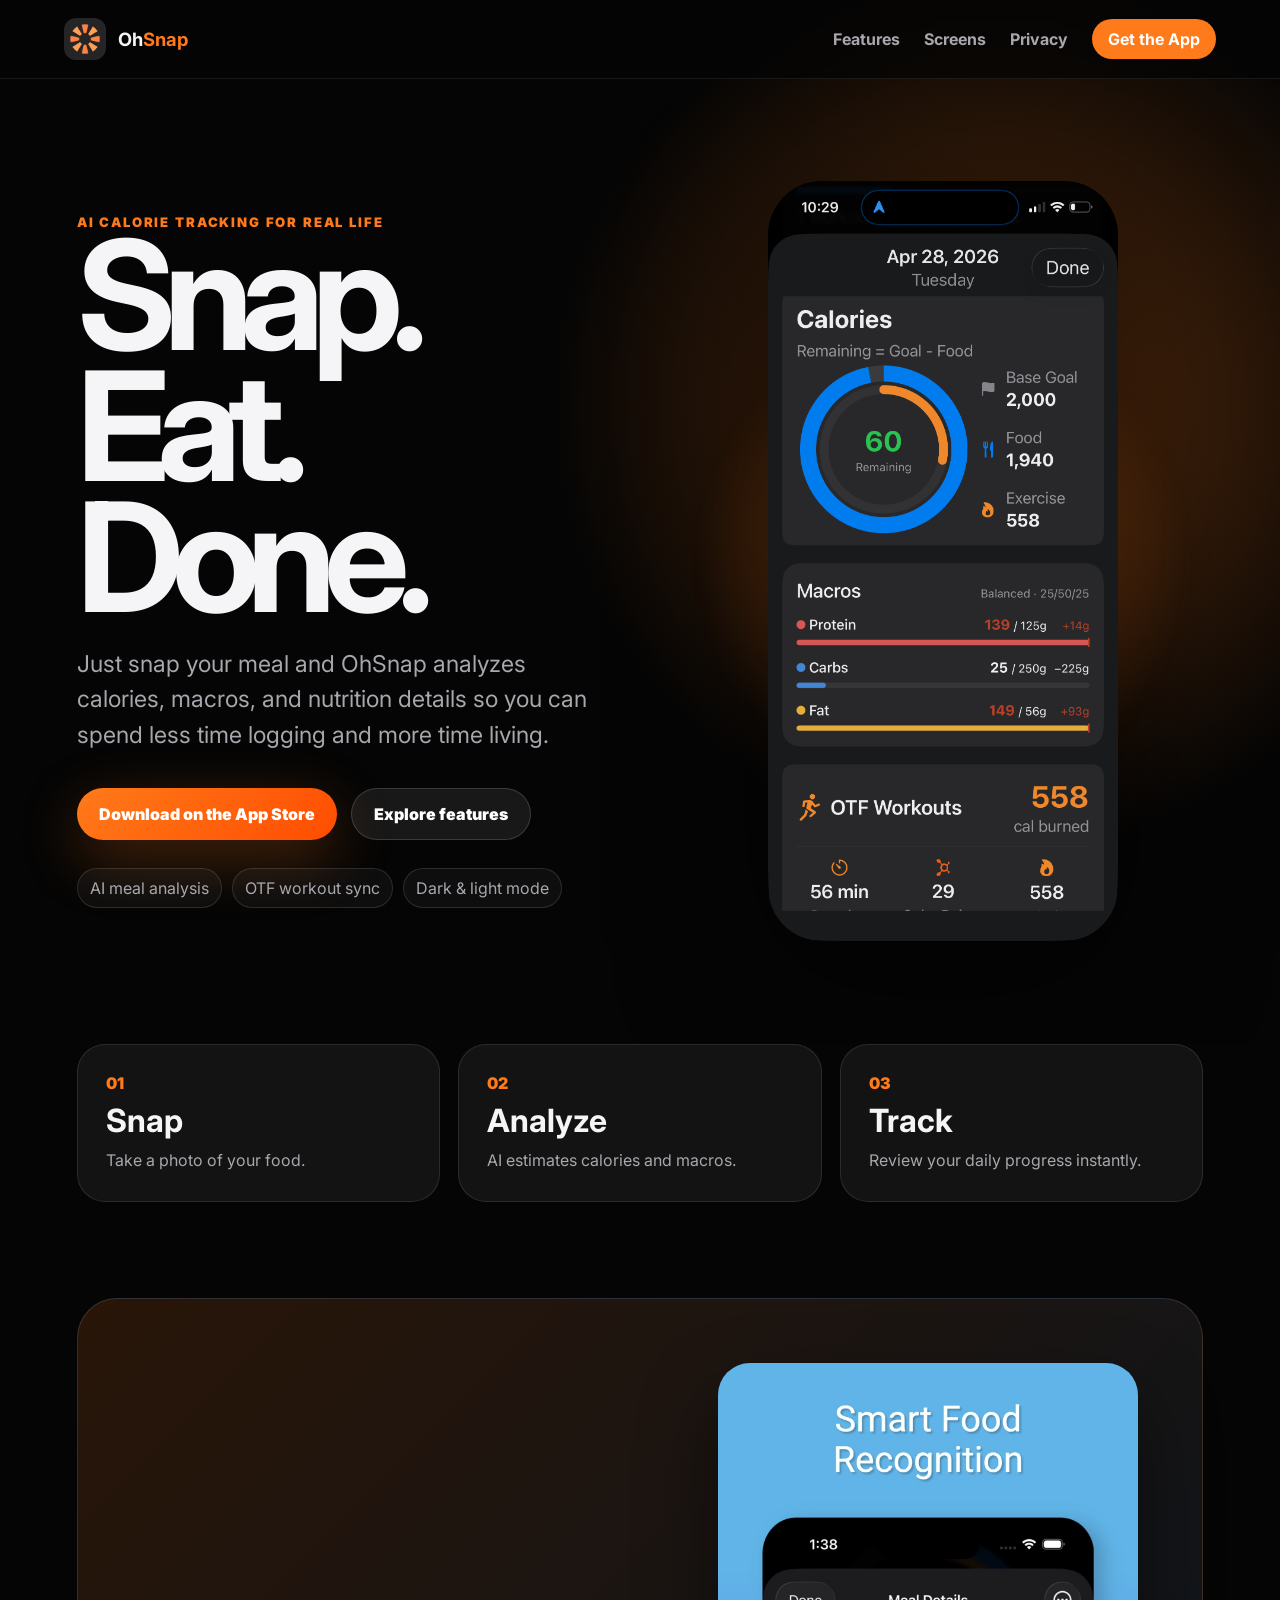
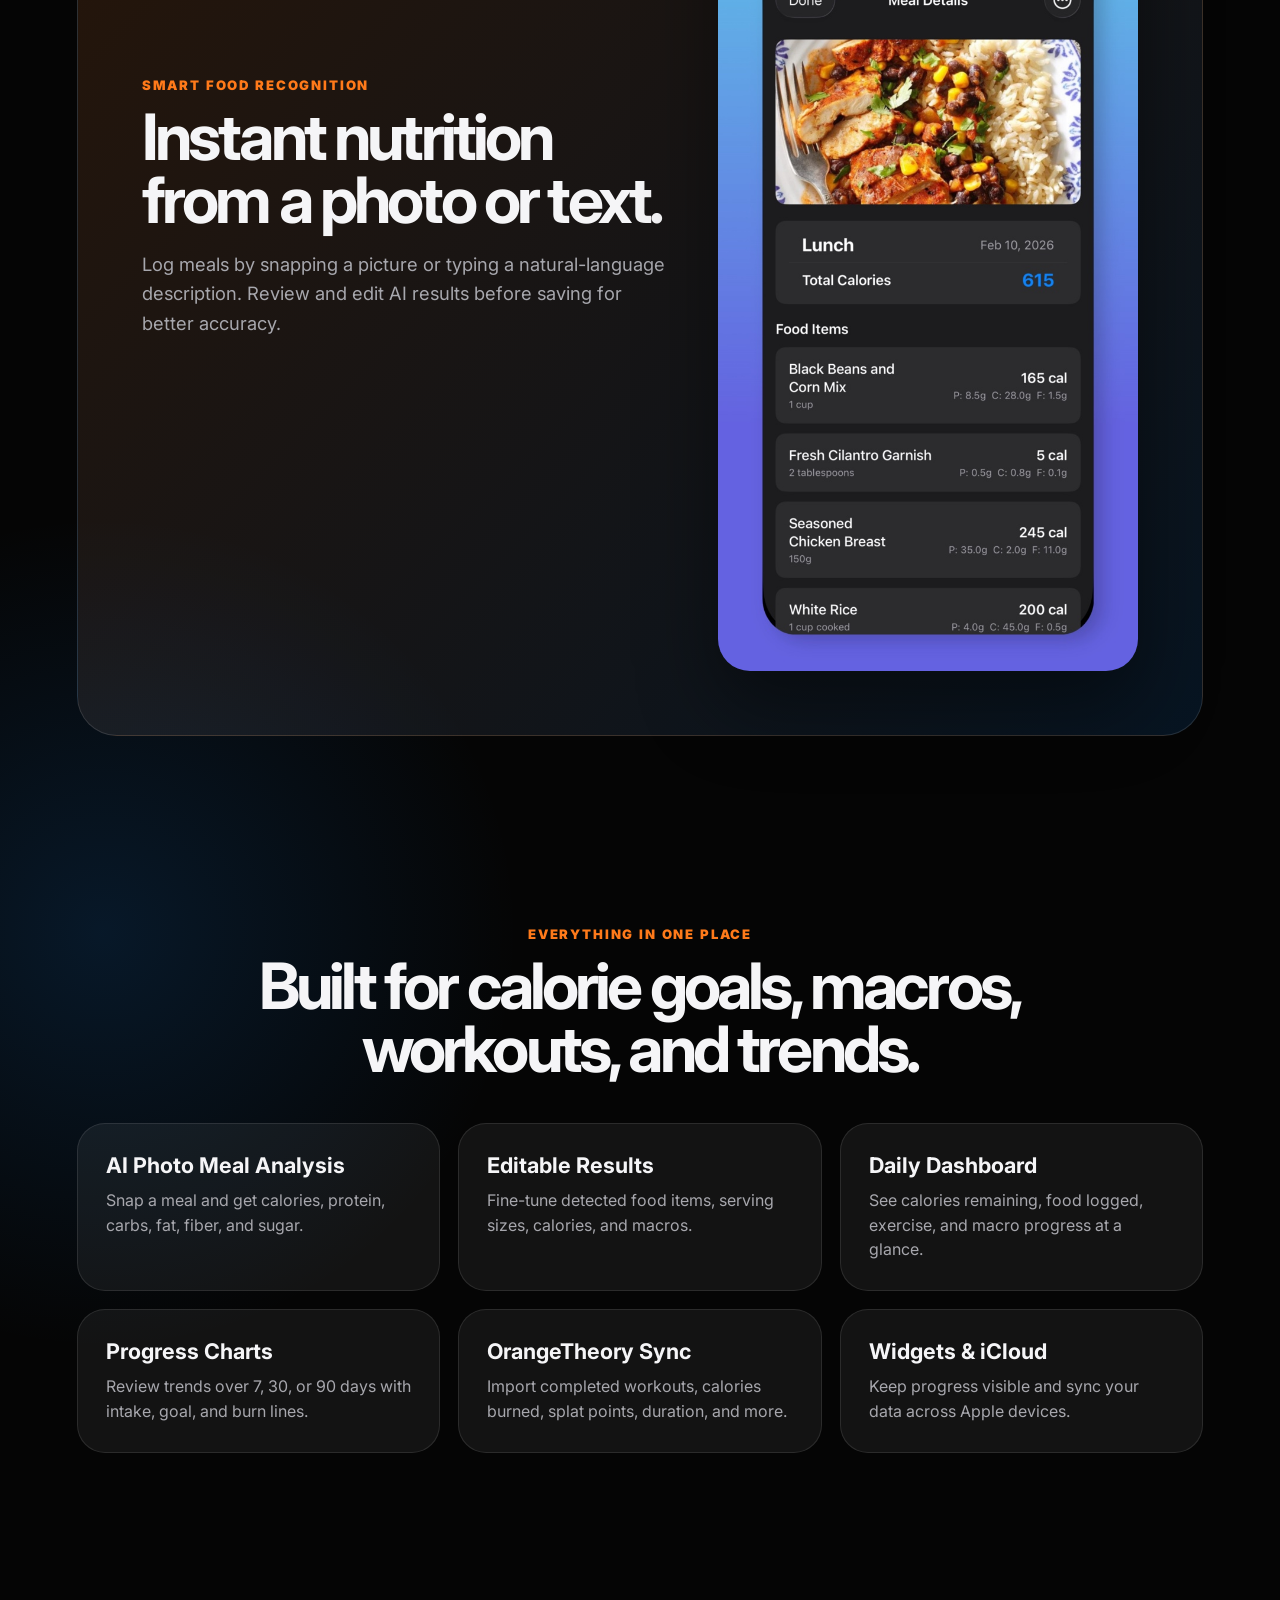
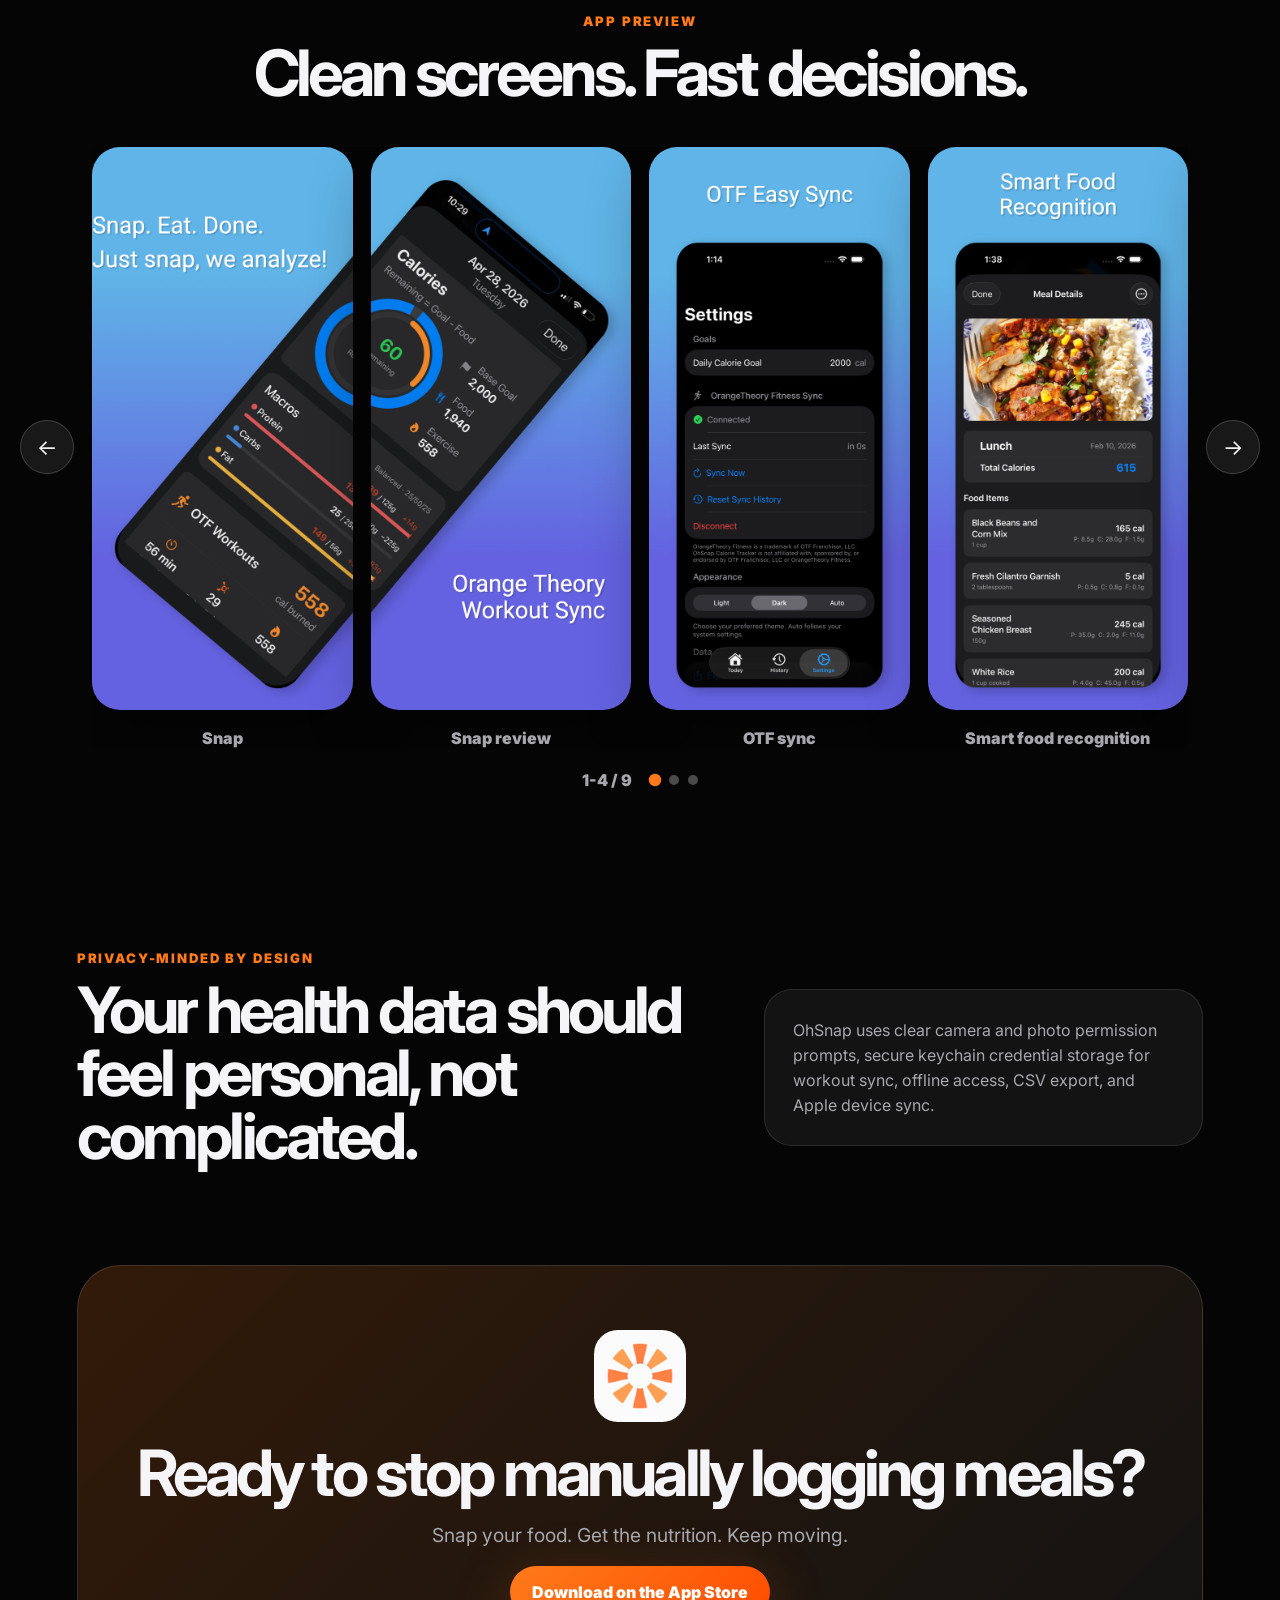
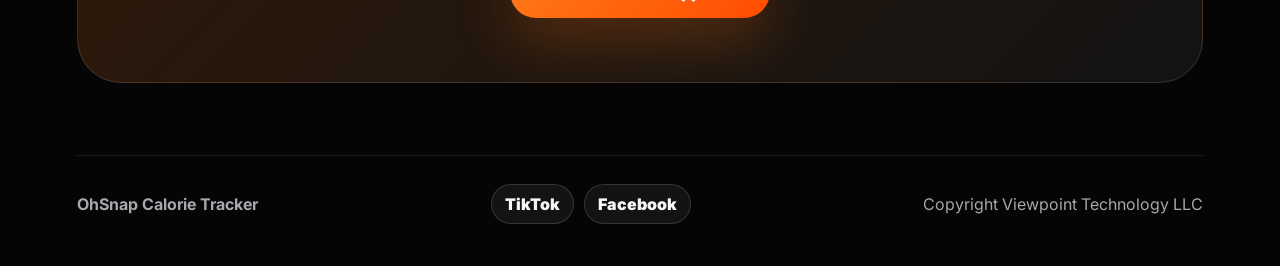
<file: index.html>
<!doctype html>
<html lang="en">
<head>
  <meta charset="utf-8" />
  <meta name="viewport" content="width=device-width, initial-scale=1" />
  <title>OhSnap Calorie Tracker</title>
  <meta name="description" content="OhSnap Calorie Tracker helps you snap a meal photo, get instant nutrition analysis, sync workouts, and track calories with ease." />
  <link rel="canonical" href="https://www.ohsnapcalorietracker.com/" />
  <meta property="og:type" content="website" />
  <meta property="og:site_name" content="OhSnap Calorie Tracker" />
  <meta property="og:title" content="OhSnap Calorie Tracker – Snap Meals, Track Calories" />
  <meta property="og:description" content="Snap a meal photo and get instant calories, macros, and nutrition details." />
  <meta property="og:url" content="https://www.ohsnapcalorietracker.com/" />
  <meta property="og:image" content="https://www.ohsnapcalorietracker.com/assets/social-preview.png" />
  <meta property="og:image:secure_url" content="https://www.ohsnapcalorietracker.com/assets/social-preview2.jpg" />
  <meta property="og:image:width" content="1200" />
  <meta property="og:image:height" content="630" />
  <meta property="og:image:alt" content="OhSnap Calorie Tracker app preview" />
  <meta property="og:image:type" content="image/png" />
  <meta name="theme-color" content="#0f172a" />
  <meta name="twitter:card" content="summary_large_image" />
  <meta name="twitter:title" content="OhSnap Calorie Tracker" />
  <meta name="twitter:description" content="Snap a meal photo and get instant calories, macros, and nutrition details." />
  <meta name="twitter:image" content="https://www.ohsnapcalorietracker.com/assets/social-preview.png" />
  <meta name="twitter:image:alt" content="OhSnap Calorie Tracker app preview" />
  <script type="application/ld+json">
  {
    "@context": "https://schema.org",
    "@type": "MobileApplication",
    "name": "OhSnap Calorie Tracker",
    "description": "OhSnap Calorie Tracker helps you snap a meal photo, get instant nutrition analysis, sync workouts, and track calories with ease.",
    "url": "https://www.ohsnapcalorietracker.com/",
    "image": "https://www.ohsnapcalorietracker.com/assets/social-preview.png",
    "applicationCategory": "HealthApplication",
    "operatingSystem": "iOS",
    "installUrl": "https://apps.apple.com/us/app/ohsnap-calorie-tracker/id6758887869",
    "offers": {
      "@type": "Offer",
      "price": "0",
      "priceCurrency": "USD"
    },
    "author": {
      "@type": "Organization",
      "name": "Viewpoint Technology LLC"
    }
  }
  </script>
  <link rel="icon" href="/assets/app-icon-dark.png" />
  <link rel="apple-touch-icon" href="/assets/app-icon-light.png" />
  <link rel="preconnect" href="https://fonts.googleapis.com">
  <link rel="preconnect" href="https://fonts.gstatic.com" crossorigin>
  <link href="https://fonts.googleapis.com/css2?family=Inter:wght@400;600;700;800;900&display=swap" rel="stylesheet">
  <link rel="stylesheet" href="styles.css" />
</head>
<body>
  <header class="site-header">
    <a class="brand" href="#top" aria-label="OhSnap home">
      <img src="assets/app-icon-dark.png" alt="OhSnap icon" />
      <span><strong>Oh<span>Snap</span></strong></span>
    </a>
    <nav>
      <a href="#features">Features</a>
      <a href="#screens">Screens</a>
      <a href="#privacy">Privacy</a>
      <a class="nav-cta" href="https://apps.apple.com/us/app/ohsnap-calorie-tracker/id6758887869" target="_blank" rel="noopener">Get the App</a>
    </nav>
  </header>

  <main id="top">
    <section class="hero">
      <div class="hero-copy">
        <div class="eyebrow">AI calorie tracking for real life</div>
        <h1>Snap. Eat. Done.</h1>
        <p class="hero-subtitle">Just snap your meal and OhSnap analyzes calories, macros, and nutrition details so you can spend less time logging and more time living.</p>
        <div class="hero-actions" id="download">
          <a class="primary-btn" href="https://apps.apple.com/us/app/ohsnap-calorie-tracker/id6758887869" target="_blank" rel="noopener">Download on the App Store</a>
          <a class="secondary-btn" href="#features">Explore features</a>
        </div>
        <div class="trust-row">
          <span>AI meal analysis</span>
          <span>OTF workout sync</span>
          <span>Dark & light mode</span>
        </div>
      </div>
      <div class="hero-art" aria-label="OhSnap app screenshot">
        <div class="glow"></div>
        <img class="hero-phone" src="assets/dashboard.png" alt="OhSnap dashboard showing calories, macros, and OTF workouts" />
      </div>
    </section>

    <section class="quick-points" aria-label="How OhSnap works">
      <article><span>01</span><h3>Snap</h3><p>Take a photo of your food.</p></article>
      <article><span>02</span><h3>Analyze</h3><p>AI estimates calories and macros.</p></article>
      <article><span>03</span><h3>Track</h3><p>Review your daily progress instantly.</p></article>
    </section>

    <section class="feature-highlight">
      <div>
        <p class="eyebrow">Smart food recognition</p>
        <h2>Instant nutrition from a photo or text.</h2>
        <p>Log meals by snapping a picture or typing a natural-language description. Review and edit AI results before saving for better accuracy.</p>
      </div>
      <img src="assets/food-recognition.png" alt="Meal details screen showing recognized food items and calories" />
    </section>

    <section class="features" id="features">
      <div class="section-heading">
        <p class="eyebrow">Everything in one place</p>
        <h2>Built for calorie goals, macros, workouts, and trends.</h2>
      </div>
      <div class="feature-grid">
        <article><h3>AI Photo Meal Analysis</h3><p>Snap a meal and get calories, protein, carbs, fat, fiber, and sugar.</p></article>
        <article><h3>Editable Results</h3><p>Fine-tune detected food items, serving sizes, calories, and macros.</p></article>
        <article><h3>Daily Dashboard</h3><p>See calories remaining, food logged, exercise, and macro progress at a glance.</p></article>
        <article><h3>Progress Charts</h3><p>Review trends over 7, 30, or 90 days with intake, goal, and burn lines.</p></article>
        <article><h3>OrangeTheory Sync</h3><p>Import completed workouts, calories burned, splat points, duration, and more.</p></article>
        <article><h3>Widgets & iCloud</h3><p>Keep progress visible and sync your data across Apple devices.</p></article>
      </div>
    </section>

    <section class="screens" id="screens">
      <div class="section-heading">
        <p class="eyebrow">App preview</p>
        <h2>Clean screens. Fast decisions.</h2>
      </div>
      <div class="screen-carousel" data-screen-carousel aria-label="OhSnap app screen previews">
        <button class="carousel-btn" type="button" data-carousel-prev aria-label="Previous screen">
          <span aria-hidden="true">&larr;</span>
        </button>
        <div class="screen-viewport">
          <div class="screen-track">
            <figure class="screen-slide">
              <img src="assets/screens/1-Snap1png.png" alt="Snap meal capture screen" />
              <figcaption>Snap</figcaption>
            </figure>
            <figure class="screen-slide">
              <img src="assets/screens/2-Snap%202.png" alt="Snap meal review screen" />
              <figcaption>Snap review</figcaption>
            </figure>
            <figure class="screen-slide">
              <img src="assets/screens/3-OTFSync.png" alt="OrangeTheory sync screen" />
              <figcaption>OTF sync</figcaption>
            </figure>
            <figure class="screen-slide">
              <img src="assets/screens/4-SmartFoodRecognition.png" alt="Smart food recognition screen" />
              <figcaption>Smart food recognition</figcaption>
            </figure>
            <figure class="screen-slide">
              <img src="assets/screens/5-CalorieGoals.png" alt="Calorie goals screen" />
              <figcaption>Calorie goals</figcaption>
            </figure>
            <figure class="screen-slide">
              <img src="assets/screens/6-InstantNutrition.png" alt="Instant nutrition screen" />
              <figcaption>Instant nutrition</figcaption>
            </figure>
            <figure class="screen-slide">
              <img src="assets/screens/7-MacroGoals.png" alt="Macro goals screen" />
              <figcaption>Macro goals</figcaption>
            </figure>
            <figure class="screen-slide">
              <img src="assets/screens/8-Trends.png" alt="Calorie trends screen" />
              <figcaption>Trends</figcaption>
            </figure>
            <figure class="screen-slide">
              <img src="assets/screens/9-Widgets.png" alt="OhSnap widgets screen" />
              <figcaption>Widgets</figcaption>
            </figure>
          </div>
        </div>
        <button class="carousel-btn" type="button" data-carousel-next aria-label="Next screen">
          <span aria-hidden="true">&rarr;</span>
        </button>
      </div>
      <div class="screen-carousel-status">
        <span data-carousel-counter aria-live="polite">1 / 9</span>
        <div class="screen-dots" data-carousel-dots aria-label="Choose screen preview group"></div>
      </div>
    </section>

    <section class="privacy" id="privacy">
      <div>
        <p class="eyebrow">Privacy-minded by design</p>
        <h2>Your health data should feel personal, not complicated.</h2>
      </div>
      <div class="privacy-card">
        <p>OhSnap uses clear camera and photo permission prompts, secure keychain credential storage for workout sync, offline access, CSV export, and Apple device sync.</p>
      </div>
    </section>

    <section class="cta">
      <img src="assets/app-icon-light.png" alt="OhSnap app icon" />
      <h2>Ready to stop manually logging meals?</h2>
      <p>Snap your food. Get the nutrition. Keep moving.</p>
      <a class="primary-btn" href="https://apps.apple.com/us/app/ohsnap-calorie-tracker/id6758887869" target="_blank" rel="noopener">Download on the App Store</a>
    </section>
  </main>

  <footer>
    <strong>OhSnap Calorie Tracker</strong>
    <div class="social-links" aria-label="OhSnap social links">
      <a href="https://www.tiktok.com/@ohsnap.calorie.tr" target="_blank" rel="noopener">TikTok</a>
      <a href="https://www.facebook.com/OhSnapCalorieTracker" target="_blank" rel="noopener">Facebook</a>
    </div>
    <span>Copyright Viewpoint Technology LLC</span>
  </footer>
  <script>
    (() => {
      const carousel = document.querySelector("[data-screen-carousel]");
      if (!carousel) return;

      const track = carousel.querySelector(".screen-track");
      const slides = Array.from(carousel.querySelectorAll(".screen-slide"));
      const prevButton = carousel.querySelector("[data-carousel-prev]");
      const nextButton = carousel.querySelector("[data-carousel-next]");
      const counter = document.querySelector("[data-carousel-counter]");
      const dotsContainer = document.querySelector("[data-carousel-dots]");
      let currentIndex = 0;

      const getSlidesPerView = () => {
        const value = getComputedStyle(carousel).getPropertyValue("--slides-per-view");
        return Math.max(1, Math.min(slides.length, Number.parseInt(value, 10) || 1));
      };

      const getMaxIndex = () => Math.max(0, slides.length - getSlidesPerView());

      const getPageStarts = () => {
        const slidesPerView = getSlidesPerView();
        const maxIndex = getMaxIndex();
        const starts = [];
        for (let index = 0; index < slides.length; index += slidesPerView) {
          starts.push(Math.min(index, maxIndex));
        }
        return [...new Set(starts)];
      };

      const renderDots = () => {
        dotsContainer.innerHTML = "";
        getPageStarts().forEach((start, pageIndex) => {
          const dot = document.createElement("button");
          dot.type = "button";
          dot.setAttribute("aria-label", `Show screen group ${pageIndex + 1}`);
          dot.addEventListener("click", () => showSlide(start));
          dotsContainer.append(dot);
        });
      };

      const showSlide = (nextIndex) => {
        const slidesPerView = getSlidesPerView();
        const maxIndex = getMaxIndex();
        currentIndex = Math.max(0, Math.min(nextIndex, maxIndex));
        const slideWidth = slides[0].getBoundingClientRect().width;
        const gap = Number.parseFloat(getComputedStyle(track).columnGap) || 0;
        track.style.transform = `translateX(-${currentIndex * (slideWidth + gap)}px)`;
        slides.forEach((slide, index) => {
          const isVisible = index >= currentIndex && index < currentIndex + slidesPerView;
          slide.setAttribute("aria-hidden", String(!isVisible));
        });
        Array.from(dotsContainer.children).forEach((dot, index) => {
          if (getPageStarts()[index] === currentIndex) {
            dot.setAttribute("aria-current", "true");
          } else {
            dot.removeAttribute("aria-current");
          }
        });
        const rangeEnd = Math.min(currentIndex + slidesPerView, slides.length);
        counter.textContent = slidesPerView === 1
          ? `${currentIndex + 1} / ${slides.length}`
          : `${currentIndex + 1}-${rangeEnd} / ${slides.length}`;
      };

      const showNextPage = () => {
        const pageStarts = getPageStarts();
        const currentPage = pageStarts.findIndex((start) => start >= currentIndex);
        showSlide(pageStarts[currentPage + 1] ?? 0);
      };

      const showPreviousPage = () => {
        const pageStarts = getPageStarts();
        const currentPage = pageStarts.findIndex((start) => start >= currentIndex);
        showSlide(pageStarts[currentPage - 1] ?? pageStarts[pageStarts.length - 1]);
      };

      prevButton.addEventListener("click", showPreviousPage);
      nextButton.addEventListener("click", showNextPage);
      window.addEventListener("resize", () => {
        renderDots();
        showSlide(currentIndex);
      });
      carousel.addEventListener("keydown", (event) => {
        if (event.key === "ArrowLeft") showPreviousPage();
        if (event.key === "ArrowRight") showNextPage();
      });

      renderDots();
      showSlide(0);
    })();
  </script>
</body>
</html>
</file>
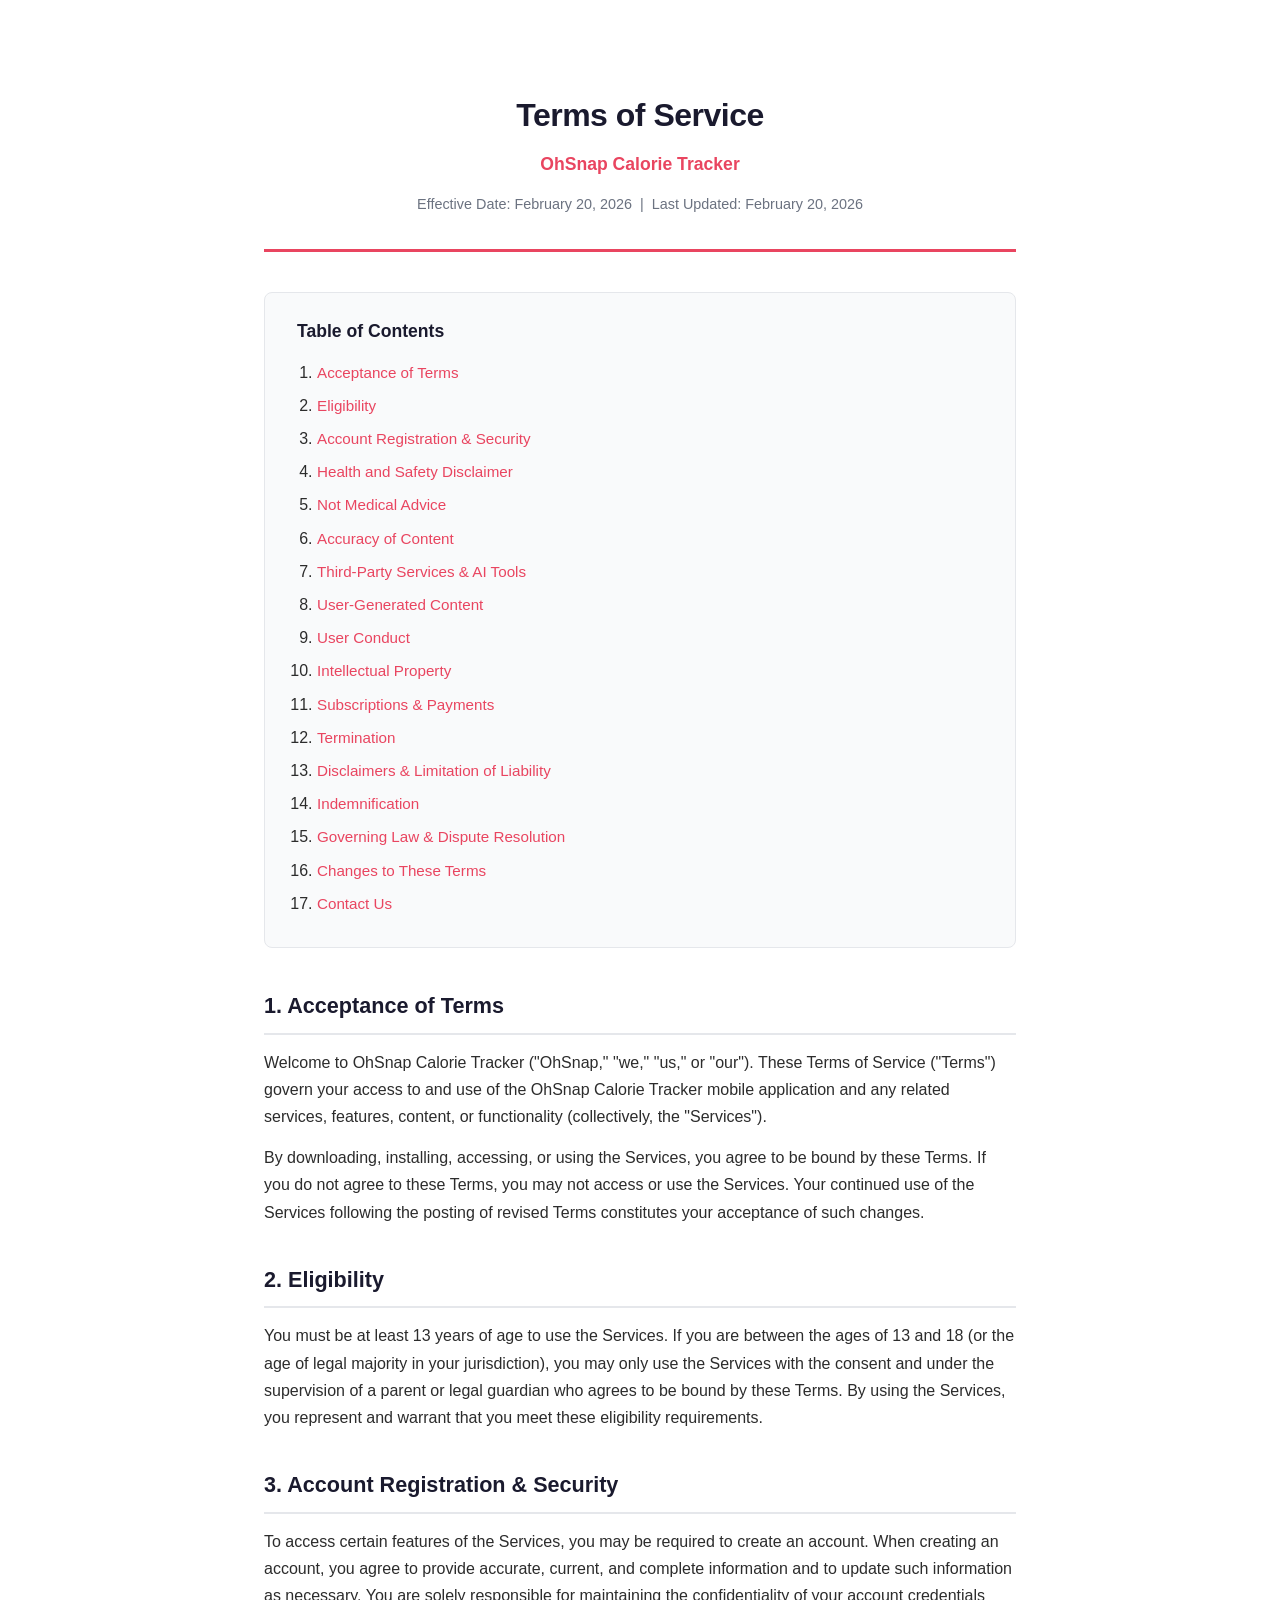
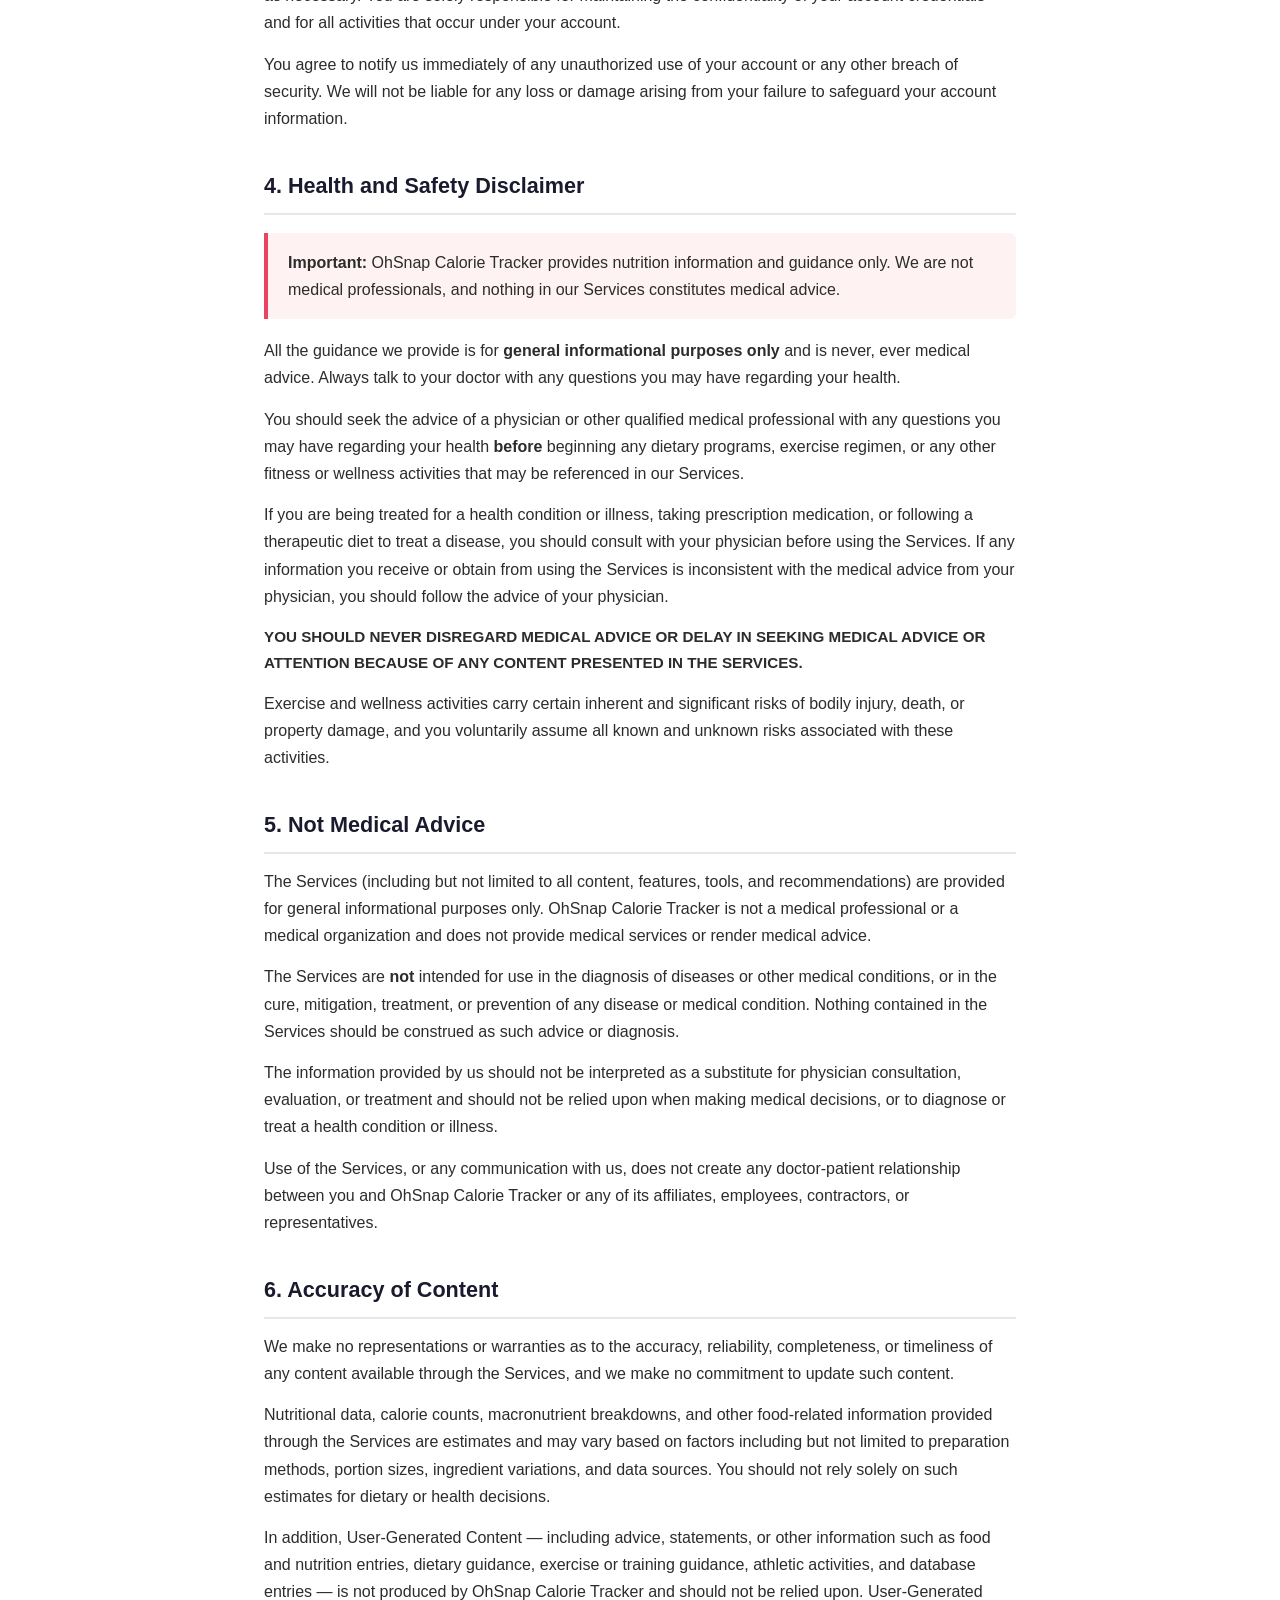
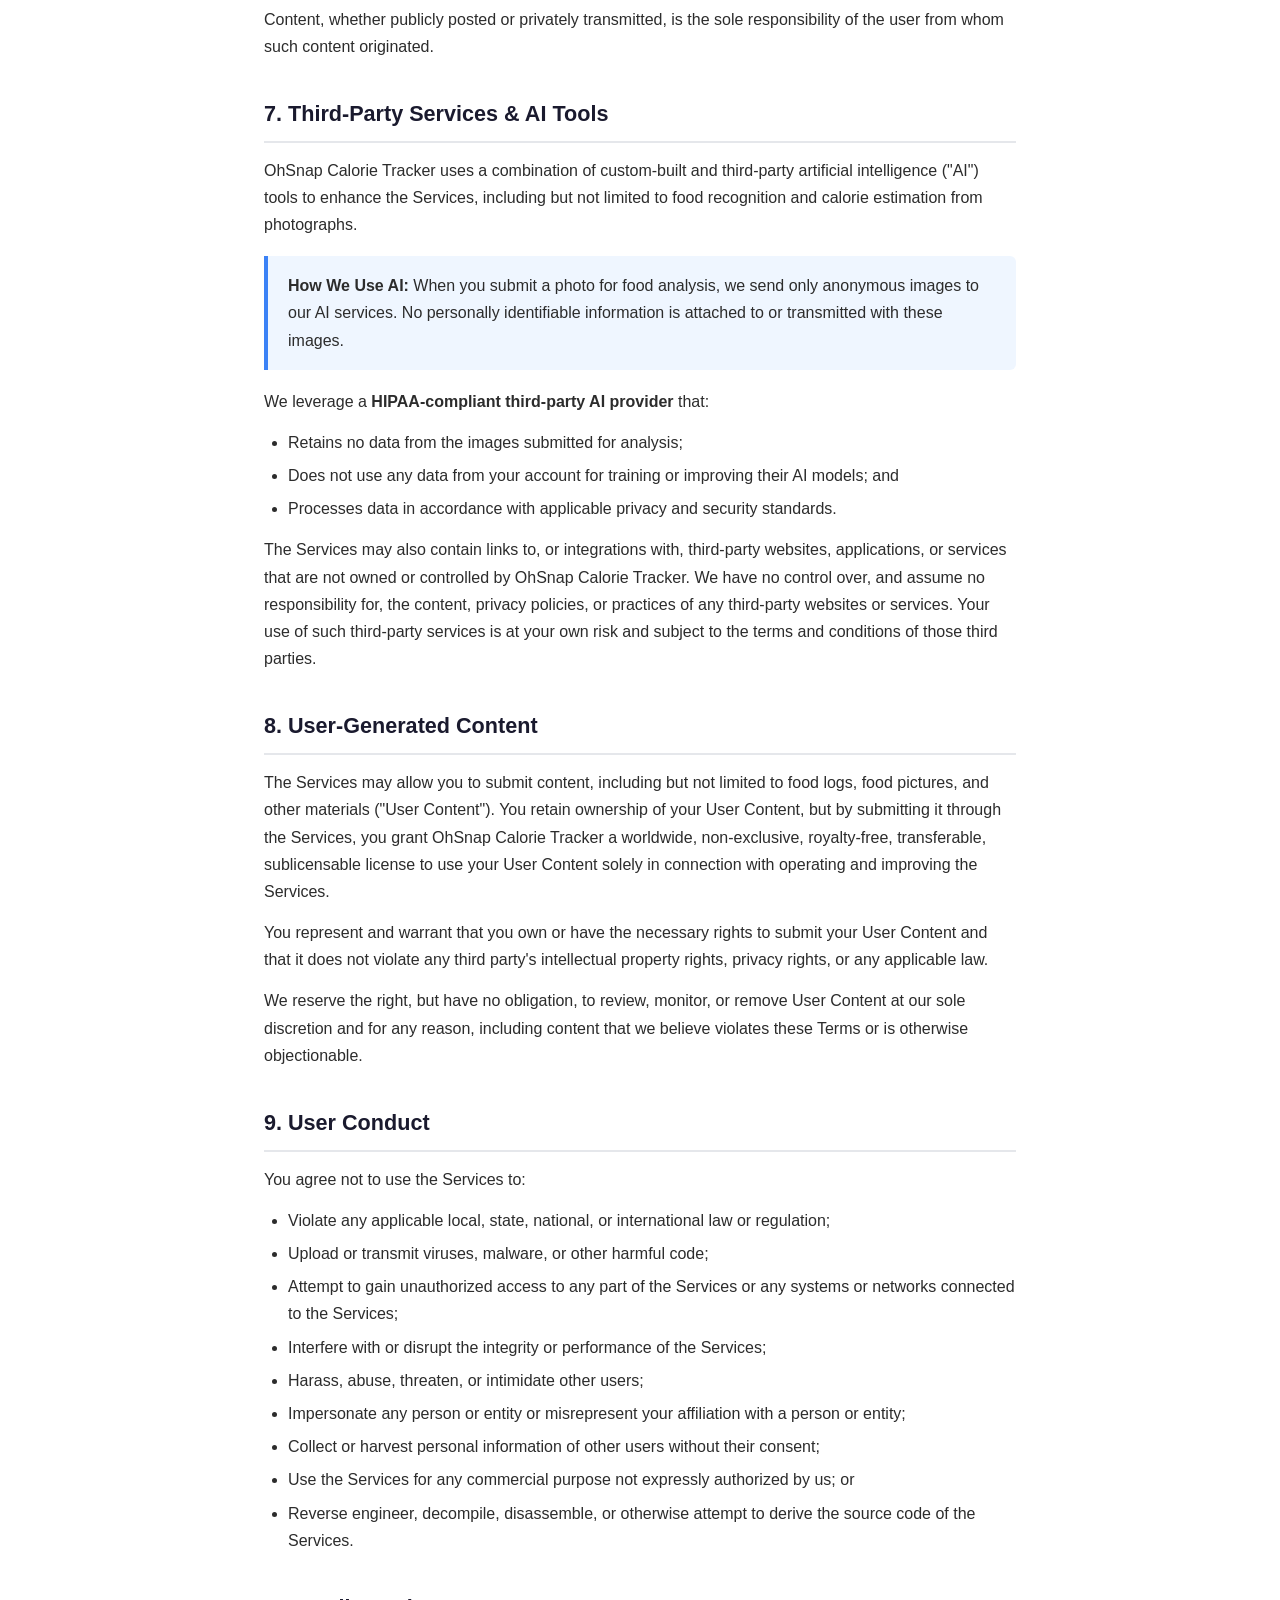
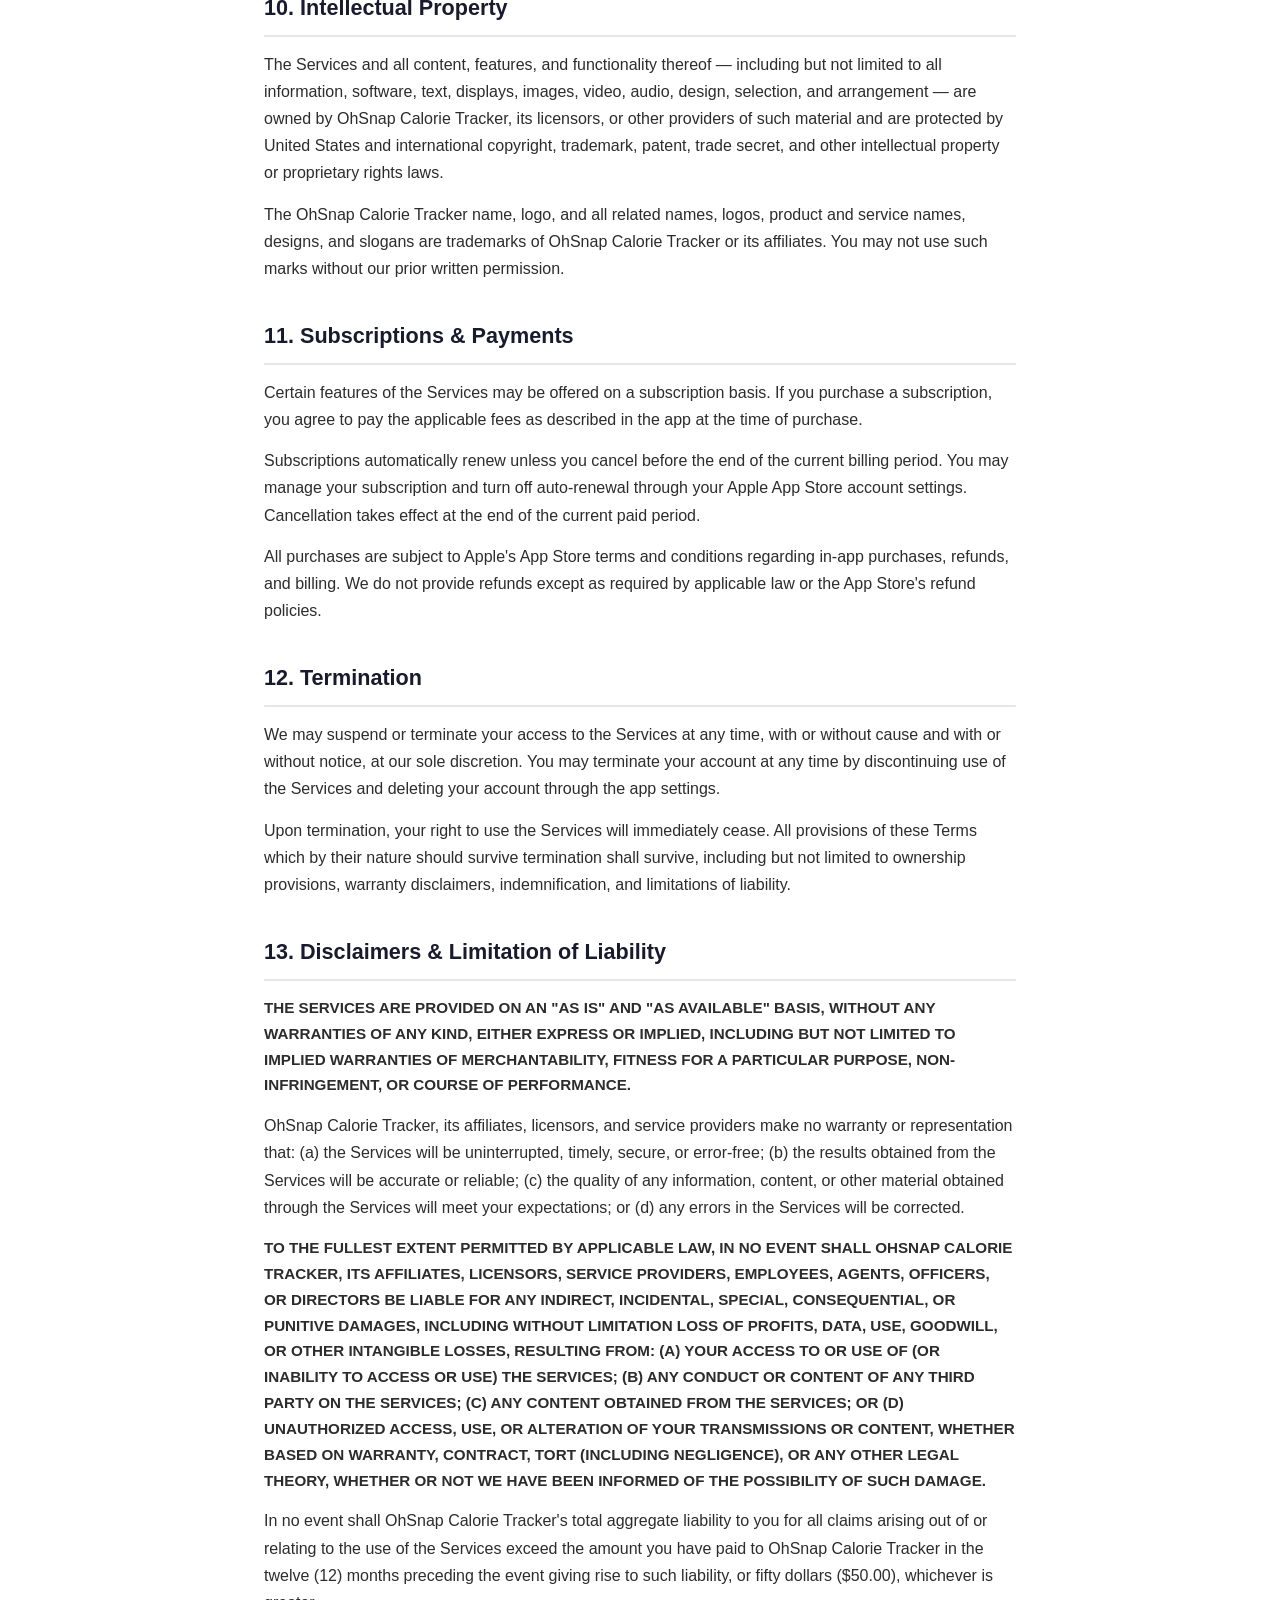
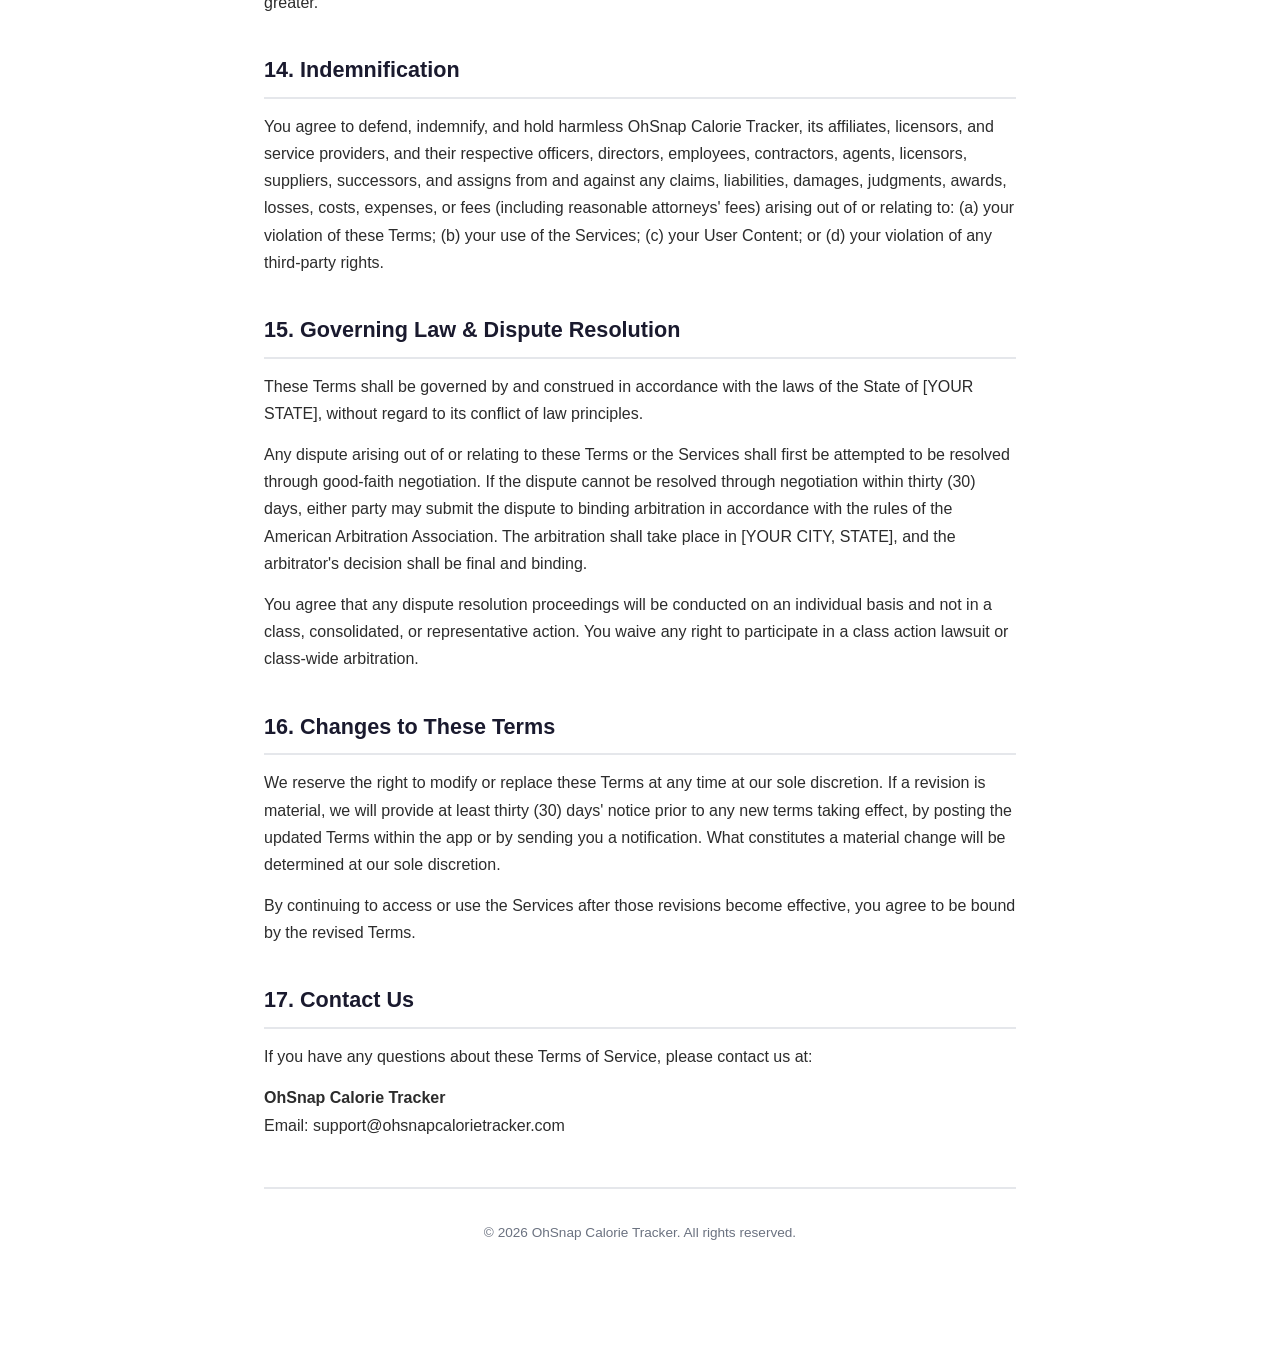
<file: tos.html>
<!DOCTYPE html>
<html lang="en">
<head>
<meta charset="UTF-8">
<meta name="viewport" content="width=device-width, initial-scale=1.0">
<title>Terms of Service – OhSnap Calorie Tracker</title>
<style>
  :root {
    --primary: #1a1a2e;
    --accent: #e94560;
    --bg: #ffffff;
    --text: #2c2c2c;
    --muted: #6b7280;
    --border: #e5e7eb;
    --section-bg: #f9fafb;
  }
  * { margin: 0; padding: 0; box-sizing: border-box; }
  body {
    font-family: -apple-system, BlinkMacSystemFont, "Segoe UI", Roboto, "Helvetica Neue", Arial, sans-serif;
    color: var(--text);
    background: var(--bg);
    line-height: 1.7;
    font-size: 16px;
  }
  .container {
    max-width: 800px;
    margin: 0 auto;
    padding: 40px 24px 80px;
  }
  header {
    text-align: center;
    padding: 48px 24px 32px;
    border-bottom: 3px solid var(--accent);
    margin-bottom: 40px;
  }
  header h1 {
    font-size: 2rem;
    color: var(--primary);
    margin-bottom: 8px;
    letter-spacing: -0.5px;
  }
  header .subtitle {
    font-size: 1.1rem;
    color: var(--accent);
    font-weight: 600;
  }
  header .effective-date {
    margin-top: 12px;
    font-size: 0.9rem;
    color: var(--muted);
  }
  .toc {
    background: var(--section-bg);
    border: 1px solid var(--border);
    border-radius: 8px;
    padding: 24px 32px;
    margin-bottom: 40px;
  }
  .toc h2 {
    font-size: 1.1rem;
    color: var(--primary);
    margin-bottom: 12px;
  }
  .toc ol {
    padding-left: 20px;
  }
  .toc li {
    margin-bottom: 6px;
  }
  .toc a {
    color: var(--accent);
    text-decoration: none;
    font-size: 0.95rem;
  }
  .toc a:hover { text-decoration: underline; }
  section {
    margin-bottom: 36px;
  }
  section h2 {
    font-size: 1.35rem;
    color: var(--primary);
    margin-bottom: 14px;
    padding-bottom: 8px;
    border-bottom: 2px solid var(--border);
  }
  section h3 {
    font-size: 1.1rem;
    color: var(--primary);
    margin: 20px 0 10px;
  }
  p {
    margin-bottom: 14px;
  }
  .warning-box {
    background: #fef2f2;
    border-left: 4px solid var(--accent);
    padding: 16px 20px;
    margin: 18px 0;
    border-radius: 0 6px 6px 0;
    font-weight: 500;
  }
  .info-box {
    background: #eff6ff;
    border-left: 4px solid #3b82f6;
    padding: 16px 20px;
    margin: 18px 0;
    border-radius: 0 6px 6px 0;
  }
  ul {
    padding-left: 24px;
    margin-bottom: 14px;
  }
  ul li {
    margin-bottom: 6px;
  }
  .uppercase-notice {
    text-transform: uppercase;
    font-weight: 700;
    font-size: 0.95rem;
  }
  footer {
    text-align: center;
    padding: 32px 24px;
    border-top: 2px solid var(--border);
    margin-top: 48px;
    color: var(--muted);
    font-size: 0.85rem;
  }
  @media (max-width: 600px) {
    .container { padding: 24px 16px 60px; }
    header h1 { font-size: 1.6rem; }
    section h2 { font-size: 1.15rem; }
  }
</style>
</head>
<body>

<div class="container">

<header>
  <h1>Terms of Service</h1>
  <div class="subtitle">OhSnap Calorie Tracker</div>
  <div class="effective-date">Effective Date: February 20, 2026 &nbsp;|&nbsp; Last Updated: February 20, 2026</div>
</header>

<nav class="toc">
  <h2>Table of Contents</h2>
  <ol>
    <li><a href="#acceptance">Acceptance of Terms</a></li>
    <li><a href="#eligibility">Eligibility</a></li>
    <li><a href="#account">Account Registration &amp; Security</a></li>
    <li><a href="#health">Health and Safety Disclaimer</a></li>
    <li><a href="#not-medical">Not Medical Advice</a></li>
    <li><a href="#accuracy">Accuracy of Content</a></li>
    <li><a href="#third-party">Third-Party Services &amp; AI Tools</a></li>
    <li><a href="#user-content">User-Generated Content</a></li>
    <li><a href="#conduct">User Conduct</a></li>
    <li><a href="#ip">Intellectual Property</a></li>
    <li><a href="#subscriptions">Subscriptions &amp; Payments</a></li>
    <li><a href="#termination">Termination</a></li>
    <li><a href="#disclaimers">Disclaimers &amp; Limitation of Liability</a></li>
    <li><a href="#indemnification">Indemnification</a></li>
    <li><a href="#governing-law">Governing Law &amp; Dispute Resolution</a></li>
    <li><a href="#changes">Changes to These Terms</a></li>
    <li><a href="#contact">Contact Us</a></li>
  </ol>
</nav>

<!-- 1. Acceptance of Terms -->
<section id="acceptance">
  <h2>1. Acceptance of Terms</h2>
  <p>Welcome to OhSnap Calorie Tracker ("OhSnap," "we," "us," or "our"). These Terms of Service ("Terms") govern your access to and use of the OhSnap Calorie Tracker mobile application and any related services, features, content, or functionality (collectively, the "Services").</p>
  <p>By downloading, installing, accessing, or using the Services, you agree to be bound by these Terms. If you do not agree to these Terms, you may not access or use the Services. Your continued use of the Services following the posting of revised Terms constitutes your acceptance of such changes.</p>
</section>

<!-- 2. Eligibility -->
<section id="eligibility">
  <h2>2. Eligibility</h2>
  <p>You must be at least 13 years of age to use the Services. If you are between the ages of 13 and 18 (or the age of legal majority in your jurisdiction), you may only use the Services with the consent and under the supervision of a parent or legal guardian who agrees to be bound by these Terms. By using the Services, you represent and warrant that you meet these eligibility requirements.</p>
</section>

<!-- 3. Account Registration & Security -->
<section id="account">
  <h2>3. Account Registration &amp; Security</h2>
  <p>To access certain features of the Services, you may be required to create an account. When creating an account, you agree to provide accurate, current, and complete information and to update such information as necessary. You are solely responsible for maintaining the confidentiality of your account credentials and for all activities that occur under your account.</p>
  <p>You agree to notify us immediately of any unauthorized use of your account or any other breach of security. We will not be liable for any loss or damage arising from your failure to safeguard your account information.</p>
</section>

<!-- 4. Health and Safety Disclaimer -->
<section id="health">
  <h2>4. Health and Safety Disclaimer</h2>
  <div class="warning-box">
    <strong>Important:</strong> OhSnap Calorie Tracker provides nutrition information and guidance only. We are not medical professionals, and nothing in our Services constitutes medical advice.
  </div>
  <p>All the guidance we provide is for <strong>general informational purposes only</strong> and is never, ever medical advice. Always talk to your doctor with any questions you may have regarding your health.</p>
  <p>You should seek the advice of a physician or other qualified medical professional with any questions you may have regarding your health <strong>before</strong> beginning any dietary programs, exercise regimen, or any other fitness or wellness activities that may be referenced in our Services.</p>
  <p>If you are being treated for a health condition or illness, taking prescription medication, or following a therapeutic diet to treat a disease, you should consult with your physician before using the Services. If any information you receive or obtain from using the Services is inconsistent with the medical advice from your physician, you should follow the advice of your physician.</p>
  <p class="uppercase-notice">YOU SHOULD NEVER DISREGARD MEDICAL ADVICE OR DELAY IN SEEKING MEDICAL ADVICE OR ATTENTION BECAUSE OF ANY CONTENT PRESENTED IN THE SERVICES.</p>
  <p>Exercise and wellness activities carry certain inherent and significant risks of bodily injury, death, or property damage, and you voluntarily assume all known and unknown risks associated with these activities.</p>
</section>

<!-- 5. Not Medical Advice -->
<section id="not-medical">
  <h2>5. Not Medical Advice</h2>
  <p>The Services (including but not limited to all content, features, tools, and recommendations) are provided for general informational purposes only. OhSnap Calorie Tracker is not a medical professional or a medical organization and does not provide medical services or render medical advice.</p>
  <p>The Services are <strong>not</strong> intended for use in the diagnosis of diseases or other medical conditions, or in the cure, mitigation, treatment, or prevention of any disease or medical condition. Nothing contained in the Services should be construed as such advice or diagnosis.</p>
  <p>The information provided by us should not be interpreted as a substitute for physician consultation, evaluation, or treatment and should not be relied upon when making medical decisions, or to diagnose or treat a health condition or illness.</p>
  <p>Use of the Services, or any communication with us, does not create any doctor-patient relationship between you and OhSnap Calorie Tracker or any of its affiliates, employees, contractors, or representatives.</p>
</section>

<!-- 6. Accuracy of Content -->
<section id="accuracy">
  <h2>6. Accuracy of Content</h2>
  <p>We make no representations or warranties as to the accuracy, reliability, completeness, or timeliness of any content available through the Services, and we make no commitment to update such content.</p>
  <p>Nutritional data, calorie counts, macronutrient breakdowns, and other food-related information provided through the Services are estimates and may vary based on factors including but not limited to preparation methods, portion sizes, ingredient variations, and data sources. You should not rely solely on such estimates for dietary or health decisions.</p>
  <p>In addition, User-Generated Content — including advice, statements, or other information such as food and nutrition entries, dietary guidance, exercise or training guidance, athletic activities, and database entries — is not produced by OhSnap Calorie Tracker and should not be relied upon. User-Generated Content, whether publicly posted or privately transmitted, is the sole responsibility of the user from whom such content originated.</p>
</section>

<!-- 7. Third-Party Services & AI Tools -->
<section id="third-party">
  <h2>7. Third-Party Services &amp; AI Tools</h2>
  <p>OhSnap Calorie Tracker uses a combination of custom-built and third-party artificial intelligence ("AI") tools to enhance the Services, including but not limited to food recognition and calorie estimation from photographs.</p>

  <div class="info-box">
    <strong>How We Use AI:</strong> When you submit a photo for food analysis, we send only anonymous images to our AI services. No personally identifiable information is attached to or transmitted with these images.
  </div>

  <p>We leverage a <strong>HIPAA-compliant third-party AI provider</strong> that:</p>
  <ul>
    <li>Retains no data from the images submitted for analysis;</li>
    <li>Does not use any data from your account for training or improving their AI models; and</li>
    <li>Processes data in accordance with applicable privacy and security standards.</li>
  </ul>
  <p>The Services may also contain links to, or integrations with, third-party websites, applications, or services that are not owned or controlled by OhSnap Calorie Tracker. We have no control over, and assume no responsibility for, the content, privacy policies, or practices of any third-party websites or services. Your use of such third-party services is at your own risk and subject to the terms and conditions of those third parties.</p>
</section>

<!-- 8. User-Generated Content -->
<section id="user-content">
  <h2>8. User-Generated Content</h2>
  <p>The Services may allow you to submit content, including but not limited to food logs, food pictures, and other materials ("User Content"). You retain ownership of your User Content, but by submitting it through the Services, you grant OhSnap Calorie Tracker a worldwide, non-exclusive, royalty-free, transferable, sublicensable license to use your User Content solely in connection with operating and improving the Services.</p>
  <p>You represent and warrant that you own or have the necessary rights to submit your User Content and that it does not violate any third party's intellectual property rights, privacy rights, or any applicable law.</p>
  <p>We reserve the right, but have no obligation, to review, monitor, or remove User Content at our sole discretion and for any reason, including content that we believe violates these Terms or is otherwise objectionable.</p>
</section>

<!-- 9. User Conduct -->
<section id="conduct">
  <h2>9. User Conduct</h2>
  <p>You agree not to use the Services to:</p>
  <ul>
    <li>Violate any applicable local, state, national, or international law or regulation;</li>
    <li>Upload or transmit viruses, malware, or other harmful code;</li>
    <li>Attempt to gain unauthorized access to any part of the Services or any systems or networks connected to the Services;</li>
    <li>Interfere with or disrupt the integrity or performance of the Services;</li>
    <li>Harass, abuse, threaten, or intimidate other users;</li>
    <li>Impersonate any person or entity or misrepresent your affiliation with a person or entity;</li>
    <li>Collect or harvest personal information of other users without their consent;</li>
    <li>Use the Services for any commercial purpose not expressly authorized by us; or</li>
    <li>Reverse engineer, decompile, disassemble, or otherwise attempt to derive the source code of the Services.</li>
  </ul>
</section>

<!-- 10. Intellectual Property -->
<section id="ip">
  <h2>10. Intellectual Property</h2>
  <p>The Services and all content, features, and functionality thereof — including but not limited to all information, software, text, displays, images, video, audio, design, selection, and arrangement — are owned by OhSnap Calorie Tracker, its licensors, or other providers of such material and are protected by United States and international copyright, trademark, patent, trade secret, and other intellectual property or proprietary rights laws.</p>
  <p>The OhSnap Calorie Tracker name, logo, and all related names, logos, product and service names, designs, and slogans are trademarks of OhSnap Calorie Tracker or its affiliates. You may not use such marks without our prior written permission.</p>
</section>

<!-- 11. Subscriptions & Payments -->
<section id="subscriptions">
  <h2>11. Subscriptions &amp; Payments</h2>
  <p>Certain features of the Services may be offered on a subscription basis. If you purchase a subscription, you agree to pay the applicable fees as described in the app at the time of purchase.</p>
  <p>Subscriptions automatically renew unless you cancel before the end of the current billing period. You may manage your subscription and turn off auto-renewal through your Apple App Store account settings. Cancellation takes effect at the end of the current paid period.</p>
  <p>All purchases are subject to Apple's App Store terms and conditions regarding in-app purchases, refunds, and billing. We do not provide refunds except as required by applicable law or the App Store's refund policies.</p>
</section>

<!-- 12. Termination -->
<section id="termination">
  <h2>12. Termination</h2>
  <p>We may suspend or terminate your access to the Services at any time, with or without cause and with or without notice, at our sole discretion. You may terminate your account at any time by discontinuing use of the Services and deleting your account through the app settings.</p>
  <p>Upon termination, your right to use the Services will immediately cease. All provisions of these Terms which by their nature should survive termination shall survive, including but not limited to ownership provisions, warranty disclaimers, indemnification, and limitations of liability.</p>
</section>

<!-- 13. Disclaimers & Limitation of Liability -->
<section id="disclaimers">
  <h2>13. Disclaimers &amp; Limitation of Liability</h2>
  <p class="uppercase-notice">THE SERVICES ARE PROVIDED ON AN "AS IS" AND "AS AVAILABLE" BASIS, WITHOUT ANY WARRANTIES OF ANY KIND, EITHER EXPRESS OR IMPLIED, INCLUDING BUT NOT LIMITED TO IMPLIED WARRANTIES OF MERCHANTABILITY, FITNESS FOR A PARTICULAR PURPOSE, NON-INFRINGEMENT, OR COURSE OF PERFORMANCE.</p>
  <p>OhSnap Calorie Tracker, its affiliates, licensors, and service providers make no warranty or representation that: (a) the Services will be uninterrupted, timely, secure, or error-free; (b) the results obtained from the Services will be accurate or reliable; (c) the quality of any information, content, or other material obtained through the Services will meet your expectations; or (d) any errors in the Services will be corrected.</p>
  <p class="uppercase-notice">TO THE FULLEST EXTENT PERMITTED BY APPLICABLE LAW, IN NO EVENT SHALL OHSNAP CALORIE TRACKER, ITS AFFILIATES, LICENSORS, SERVICE PROVIDERS, EMPLOYEES, AGENTS, OFFICERS, OR DIRECTORS BE LIABLE FOR ANY INDIRECT, INCIDENTAL, SPECIAL, CONSEQUENTIAL, OR PUNITIVE DAMAGES, INCLUDING WITHOUT LIMITATION LOSS OF PROFITS, DATA, USE, GOODWILL, OR OTHER INTANGIBLE LOSSES, RESULTING FROM: (A) YOUR ACCESS TO OR USE OF (OR INABILITY TO ACCESS OR USE) THE SERVICES; (B) ANY CONDUCT OR CONTENT OF ANY THIRD PARTY ON THE SERVICES; (C) ANY CONTENT OBTAINED FROM THE SERVICES; OR (D) UNAUTHORIZED ACCESS, USE, OR ALTERATION OF YOUR TRANSMISSIONS OR CONTENT, WHETHER BASED ON WARRANTY, CONTRACT, TORT (INCLUDING NEGLIGENCE), OR ANY OTHER LEGAL THEORY, WHETHER OR NOT WE HAVE BEEN INFORMED OF THE POSSIBILITY OF SUCH DAMAGE.</p>
  <p>In no event shall OhSnap Calorie Tracker's total aggregate liability to you for all claims arising out of or relating to the use of the Services exceed the amount you have paid to OhSnap Calorie Tracker in the twelve (12) months preceding the event giving rise to such liability, or fifty dollars ($50.00), whichever is greater.</p>
</section>

<!-- 14. Indemnification -->
<section id="indemnification">
  <h2>14. Indemnification</h2>
  <p>You agree to defend, indemnify, and hold harmless OhSnap Calorie Tracker, its affiliates, licensors, and service providers, and their respective officers, directors, employees, contractors, agents, licensors, suppliers, successors, and assigns from and against any claims, liabilities, damages, judgments, awards, losses, costs, expenses, or fees (including reasonable attorneys' fees) arising out of or relating to: (a) your violation of these Terms; (b) your use of the Services; (c) your User Content; or (d) your violation of any third-party rights.</p>
</section>

<!-- 15. Governing Law & Dispute Resolution -->
<section id="governing-law">
  <h2>15. Governing Law &amp; Dispute Resolution</h2>
  <p>These Terms shall be governed by and construed in accordance with the laws of the State of [YOUR STATE], without regard to its conflict of law principles.</p>
  <p>Any dispute arising out of or relating to these Terms or the Services shall first be attempted to be resolved through good-faith negotiation. If the dispute cannot be resolved through negotiation within thirty (30) days, either party may submit the dispute to binding arbitration in accordance with the rules of the American Arbitration Association. The arbitration shall take place in [YOUR CITY, STATE], and the arbitrator's decision shall be final and binding.</p>
  <p>You agree that any dispute resolution proceedings will be conducted on an individual basis and not in a class, consolidated, or representative action. You waive any right to participate in a class action lawsuit or class-wide arbitration.</p>
</section>

<!-- 16. Changes to These Terms -->
<section id="changes">
  <h2>16. Changes to These Terms</h2>
  <p>We reserve the right to modify or replace these Terms at any time at our sole discretion. If a revision is material, we will provide at least thirty (30) days' notice prior to any new terms taking effect, by posting the updated Terms within the app or by sending you a notification. What constitutes a material change will be determined at our sole discretion.</p>
  <p>By continuing to access or use the Services after those revisions become effective, you agree to be bound by the revised Terms.</p>
</section>

<!-- 17. Contact Us -->
<section id="contact">
  <h2>17. Contact Us</h2>
  <p>If you have any questions about these Terms of Service, please contact us at:</p>
  <p>
    <strong>OhSnap Calorie Tracker</strong><br>
    Email: support@ohsnapcalorietracker.com<br>
  </p>
</section>

<footer>
  &copy; 2026 OhSnap Calorie Tracker. All rights reserved.
</footer>

</div>

</body>
</html>
</file>
<file: styles.css>
:root {
  --bg: #050505;
  --panel: #111214;
  --panel-2: #1c1d20;
  --text: #f5f5f7;
  --muted: #a7a7ad;
  --orange: #ff7a1a;
  --orange-2: #ff4d00;
  --blue: #1687f5;
  --green: #32d061;
  --radius: 28px;
}
* { box-sizing: border-box; }
html { scroll-behavior: smooth; }
body {
  margin: 0;
  font-family: Inter, system-ui, -apple-system, BlinkMacSystemFont, "Segoe UI", sans-serif;
  color: var(--text);
  overflow-x: hidden;
  background:
    radial-gradient(circle at 78% 8%, rgba(255,122,26,.35), transparent 28rem),
    radial-gradient(circle at 8% 50%, rgba(22,135,245,.15), transparent 26rem),
    var(--bg);
}
a { color: inherit; text-decoration: none; }
img { max-width: 100%; display: block; }
.site-header {
  position: sticky; top: 0; z-index: 10;
  display: flex; align-items: center; justify-content: space-between;
  padding: 18px clamp(18px, 5vw, 72px);
  background: rgba(5,5,5,.72);
  backdrop-filter: blur(18px);
  border-bottom: 1px solid rgba(255,255,255,.08);
}
.brand { display: flex; align-items: center; gap: 12px; font-size: 1.15rem; }
.brand img { width: 42px; height: 42px; border-radius: 12px; }
.brand span span { color: var(--orange); }
nav { display: flex; align-items: center; gap: 24px; color: var(--muted); font-weight: 700; }
.nav-cta { color: white; background: var(--orange); padding: 10px 16px; border-radius: 999px; }
.hero {
  min-height: 86vh;
  display: grid;
  grid-template-columns: minmax(0, 1fr) minmax(340px, 520px);
  align-items: center;
  gap: clamp(24px, 5vw, 80px);
  padding: clamp(48px, 8vw, 110px) clamp(20px, 6vw, 92px);
  overflow: hidden;
}
.eyebrow { color: var(--orange); font-weight: 900; letter-spacing: .14em; text-transform: uppercase; font-size: .82rem; }
h1, h2, h3, p { margin-top: 0; }
h1 { font-size: clamp(4rem, 12vw, 9.5rem); line-height: .86; letter-spacing: -.08em; margin-bottom: 24px; }
.hero-subtitle { color: var(--muted); font-size: clamp(1.1rem, 2vw, 1.45rem); line-height: 1.55; max-width: 680px; }
.hero-actions { display: flex; flex-wrap: wrap; gap: 14px; margin: 34px 0 28px; }
.primary-btn, .secondary-btn {
  display: inline-flex; align-items: center; justify-content: center;
  min-height: 52px; padding: 0 22px; border-radius: 999px; font-weight: 900;
}
.primary-btn { background: linear-gradient(135deg, var(--orange), var(--orange-2)); color: white; box-shadow: 0 18px 60px rgba(255,122,26,.28); }
.secondary-btn { background: rgba(255,255,255,.08); border: 1px solid rgba(255,255,255,.15); color: white; }
.trust-row { display: flex; flex-wrap: wrap; gap: 10px; }
.trust-row span { padding: 9px 12px; border: 1px solid rgba(255,255,255,.12); border-radius: 999px; color: var(--muted); background: rgba(255,255,255,.04); }
.hero-art { position: relative; min-height: 620px; display: grid; place-items: center; }
.glow { position: absolute; width: 520px; height: 520px; border-radius: 50%; background: radial-gradient(circle, rgba(255,122,26,.52), transparent 66%); filter: blur(10px); }
.hero-phone { position: relative; max-height: 760px; width: auto; filter: drop-shadow(0 35px 70px rgba(0,0,0,.55)); border-radius: 54px; }
.quick-points, .feature-grid, .screen-carousel, .screen-carousel-status, .privacy, .cta, footer { margin-inline: clamp(20px, 6vw, 92px); }
.quick-points { display: grid; grid-template-columns: repeat(3, 1fr); gap: 18px; margin-bottom: 96px; }
.quick-points article, .feature-grid article, .privacy-card { background: rgba(255,255,255,.06); border: 1px solid rgba(255,255,255,.1); border-radius: var(--radius); padding: 28px; }
.quick-points span { color: var(--orange); font-weight: 900; }
.quick-points h3 { font-size: 2rem; margin: 8px 0; }
.quick-points p, .feature-grid p, .privacy-card p { color: var(--muted); line-height: 1.55; margin-bottom: 0; }
.feature-highlight { display: grid; grid-template-columns: 1fr 420px; align-items: center; gap: 48px; margin: 0 clamp(20px, 6vw, 92px) 110px; padding: clamp(28px, 5vw, 72px); background: linear-gradient(135deg, rgba(255,122,26,.14), rgba(22,135,245,.12)); border: 1px solid rgba(255,255,255,.12); border-radius: 40px; }
h2 { font-size: clamp(2.4rem, 5vw, 5.2rem); line-height: .98; letter-spacing: -.06em; margin-bottom: 18px; }
.hero-copy, .feature-highlight > div, .privacy > div, .section-heading { min-width: 0; }
.feature-highlight p:not(.eyebrow) { color: var(--muted); font-size: 1.15rem; line-height: 1.6; }
.feature-highlight img { width: 100%; border-radius: 32px; box-shadow: 0 35px 80px rgba(0,0,0,.45); }
.features, .screens, .privacy, .cta { padding-block: 80px; }
.section-heading { text-align: center; max-width: 860px; margin: 0 auto 42px; padding-inline: 20px; }
.feature-grid { display: grid; grid-template-columns: repeat(3, 1fr); gap: 18px; }
.feature-grid h3 { font-size: 1.35rem; margin-bottom: 10px; }
.screen-carousel {
  --screen-gap: 18px;
  --slides-per-view: 3;
  display: grid;
  grid-template-columns: 54px minmax(0, 1fr) 54px;
  align-items: center;
  gap: var(--screen-gap);
  width: min(calc(100% - 40px), 1320px);
  margin-inline: auto;
}
.screen-viewport {
  min-width: 0;
  overflow: hidden;
}
.screen-track {
  display: flex;
  gap: var(--screen-gap);
  transition: transform .35s ease;
}
.screen-slide {
  display: grid;
  flex: 0 0 calc((100% - (var(--screen-gap) * (var(--slides-per-view) - 1))) / var(--slides-per-view));
  gap: 18px;
  justify-items: center;
  margin: 0;
}
.screen-slide img {
  width: min(100%, 380px);
  max-height: 720px;
  object-fit: contain;
  border-radius: 28px;
  box-shadow: 0 24px 60px rgba(0,0,0,.35);
}
.screen-slide figcaption {
  color: var(--muted);
  font-weight: 900;
}
.carousel-btn {
  display: grid;
  place-items: center;
  width: 54px;
  height: 54px;
  padding: 0;
  border: 1px solid rgba(255,255,255,.16);
  border-radius: 50%;
  background: rgba(255,255,255,.08);
  color: var(--text);
  cursor: pointer;
  font: inherit;
  font-size: 1.35rem;
  transition: background .2s ease, border-color .2s ease, transform .2s ease;
}
.carousel-btn:hover,
.carousel-btn:focus-visible {
  background: rgba(255,122,26,.22);
  border-color: rgba(255,122,26,.55);
  transform: translateY(-1px);
  outline: none;
}
.screen-carousel-status {
  display: flex;
  align-items: center;
  justify-content: center;
  gap: 18px;
  margin-top: 22px;
  color: var(--muted);
  font-weight: 900;
}
.screen-dots {
  display: flex;
  align-items: center;
  gap: 9px;
}
.screen-dots button {
  width: 10px;
  height: 10px;
  padding: 0;
  border: 0;
  border-radius: 50%;
  background: rgba(255,255,255,.28);
  cursor: pointer;
}
.screen-dots button[aria-current="true"] {
  background: var(--orange);
  transform: scale(1.25);
}
.privacy { display: grid; grid-template-columns: 1.2fr .8fr; gap: 28px; align-items: center; }
.cta { text-align: center; background: linear-gradient(135deg, rgba(255,122,26,.18), rgba(255,255,255,.06)); border: 1px solid rgba(255,255,255,.12); border-radius: 44px; padding: 64px 20px; margin-bottom: 72px; }
.cta img { width: 92px; height: 92px; border-radius: 24px; margin: 0 auto 20px; }
.cta p { color: var(--muted); font-size: 1.2rem; }
footer { display: flex; align-items: center; justify-content: space-between; gap: 18px; padding: 28px 0 42px; color: var(--muted); border-top: 1px solid rgba(255,255,255,.1); }
.social-links {
  display: flex;
  flex-wrap: wrap;
  justify-content: center;
  gap: 10px;
}
.social-links a {
  padding: 9px 13px;
  border: 1px solid rgba(255,255,255,.14);
  border-radius: 999px;
  background: rgba(255,255,255,.06);
  color: var(--text);
  font-weight: 900;
}
.social-links a:hover,
.social-links a:focus-visible {
  border-color: rgba(255,122,26,.55);
  background: rgba(255,122,26,.16);
  outline: none;
}
@media (max-width: 980px) {
  nav a:not(.nav-cta) { display: none; }
  .hero { grid-template-columns: 1fr; text-align: center; padding-top: 58px; }
  .hero-subtitle { margin-inline: auto; }
  .hero-actions, .trust-row { justify-content: center; }
  .hero-art { min-height: auto; }
  .hero-phone { max-height: 620px; }
  .quick-points, .feature-grid, .privacy, .feature-highlight { grid-template-columns: 1fr; }
  .feature-highlight { text-align: center; }
  .feature-highlight img { width: min(100%, 360px); max-width: 100%; margin: 0 auto; }
  .screen-carousel { --slides-per-view: 2; }
}
@media (max-width: 620px) {
  .site-header { padding: 14px 16px; }
  .brand span { display: none; }
  .nav-cta { padding: 9px 12px; }
  h1 { font-size: 4.6rem; }
  h2 { font-size: clamp(2rem, 10vw, 2.8rem); letter-spacing: -.04em; }
  .feature-highlight {
    margin: 0 16px 80px;
    padding: 28px 18px;
    border-radius: 32px;
    overflow: hidden;
  }
  .feature-highlight p:not(.eyebrow) { font-size: 1rem; }
  .quick-points article, .feature-grid article { padding: 22px; }
  .screen-carousel { --screen-gap: 10px; --slides-per-view: 1; grid-template-columns: 44px minmax(0, 1fr) 44px; }
  .carousel-btn { width: 44px; height: 44px; font-size: 1.1rem; }
  .screen-slide img { width: min(100%, 300px); border-radius: 24px; }
  .screen-carousel-status { flex-direction: column; }
  footer { flex-direction: column; align-items: flex-start; }
  .social-links { justify-content: flex-start; }
}
@media (min-width: 1240px) {
  .screen-carousel { --slides-per-view: 4; }
}
</file>
